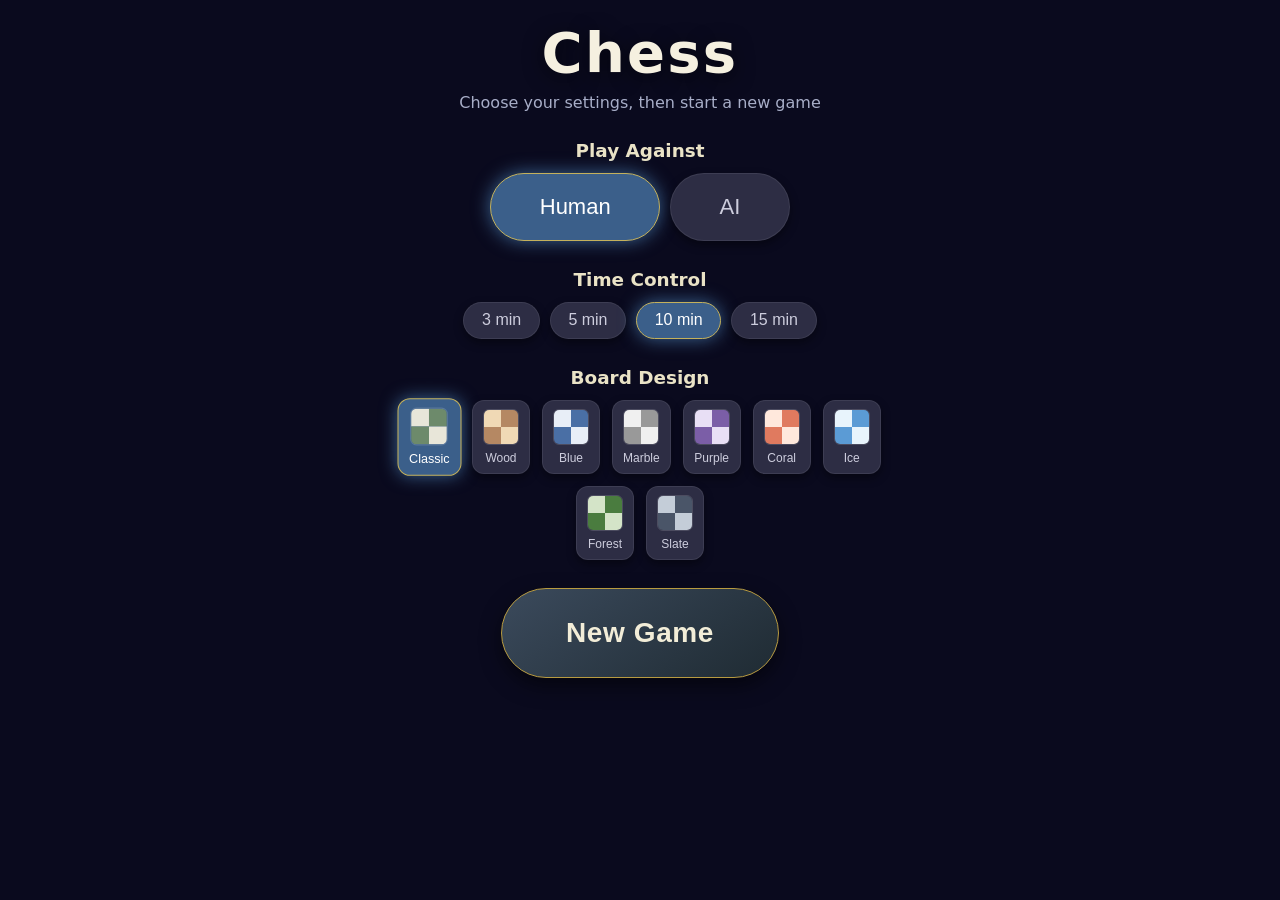
<file: index.html>
<!DOCTYPE html>
<html lang="en">
<head>
	<title>Chess Game</title>
	<link rel="stylesheet" type="text/css" href="css/chess.css">
	<meta name="viewport" content="width=device-width, initial-scale=1, viewport-fit=cover" />
	<meta property="og:image" content="img/share.jpeg" />
	<meta property="og:description" content="Play chess in your browser with an optional AI opponent." />
	<link rel="icon" type="image/x-icon" href="favicons.ico">
</head>
<body data-board-theme="classic">

<div id="menu-page" class="page active">
	<div class="menu-panel">
		<h1 class="game-title">Chess</h1>
		<p class="menu-subtitle">Choose your settings, then start a new game</p>

		<section class="menu-section">
			<h2>Play Against</h2>
			<div class="menu-options">
			<input type="radio" name="oponent" id="humanOponent" value="human" checked>
			<label for="humanOponent">Human</label>
			<input type="radio" name="oponent" id="aiOponent" value="ai">
			<label for="aiOponent">AI</label>
			</div>
		</section>

		<section class="menu-section hidden" id="color-select-block">
			<h2>Your Pieces</h2>
			<div class="menu-options">
			<input type="radio" name="human_color" id="humanColorWhite" value="white" checked>
			<label for="humanColorWhite">White</label>
			<input type="radio" name="human_color" id="humanColorBlack" value="black">
			<label for="humanColorBlack">Black</label>
			</div>
		</section>

		<section class="menu-section">
			<h2>Time Control</h2>
			<div class="menu-options menu-options-wrap">
				<input type="radio" name="timer" id="timer3" value="3">
				<label for="timer3">3 min</label>
				<input type="radio" name="timer" id="timer5" value="5">
				<label for="timer5">5 min</label>
				<input type="radio" name="timer" id="timer10" value="10" checked>
				<label for="timer10">10 min</label>
				<input type="radio" name="timer" id="timer15" value="15">
				<label for="timer15">15 min</label>
			</div>
		</section>

		<section class="menu-section">
			<h2>Board Design</h2>
			<div class="theme-options" id="menu-theme-options"></div>
		</section>

		<button type="button" class="button button-big" id="btn-new-game">New Game</button>
	</div>
</div>

<div id="game-page" class="page">
	<div class="game-top-bar">
		<div class="game-timers">
			<div class="timer-display" id="black-timer">
				<span class="timer-label">Black</span>
				<span class="timer-clock" id="black-clock">10:00</span>
			</div>
			<div class="timer-display" id="white-timer">
				<span class="timer-label">White</span>
				<span class="timer-clock" id="white-clock">10:00</span>
			</div>
		</div>
		<div class="game-controls">
			<button type="button" class="button button-small" id="btn-resign">Resign</button>
			<button type="button" class="button button-small" id="btn-restart">Restart</button>
			<button type="button" class="button button-small button-muted" id="btn-quit">Quit</button>
		</div>
	</div>

	<div class="game-wrapper">
	<div class="board-container">

		<div id="board">
			<div id="final" class="odd">
				<div id="81" class="square" data-square="8-a">
					<img class="piece rook" id="blackRook1" src="img/black-rook.webp">
				</div>
				<div id="82" class="square" data-square="8-b">
					<img class="piece knight" id="blackKnight1" src="img/black-knight.webp">
				</div>
				<div id="83" class="square" data-square="8-c">
					<img class="piece bishop" id="blackBishop1" data-color="black" src="img/black-bishop.webp">
				</div>
				<div id="84" class="square" data-square="8-d">
					<img class="piece bking" id="blackQueen" data-color="black" src="img/black-queen.webp">
				</div>
				<div id="85" class="square" data-square="8-e">
					<img class="piece bking" id="blackKing" data-color="black" src="img/black-king.webp">
				</div>
				<div id="86" class="square" data-square="8-f">
					<img class="piece bishop" id="blackBishop2" data-color="black" src="img/black-bishop.webp">
				</div>
				<div id="87" class="square" data-square="8-g">
					<img class="piece bking" id="blackKnight2" data-color="black" src="img/black-knight.webp">
				</div>
				<div id="88" class="square" data-square="8-h">
					<img class="piece rook" id="blackRook2" src="img/black-rook.webp">
				</div>
			</div>
			<div class="even">
				<div id="71" class="square" data-square="7-a">
					<img class="piece pawn" id="blackPawn1" src="img/black-pawn.webp">
				</div>
				<div id="72" class="square" data-square="7-b">
					<img class="piece pawn" id="blackPawn2" src="img/black-pawn.webp">
				</div>
				<div id="73" class="square" data-square="7-c">
					<img class="piece pawn" id="blackPawn3" src="img/black-pawn.webp">
				</div>
				<div id="74" class="square" data-square="7-d">
					<img class="piece pawn" id="blackPawn4" src="img/black-pawn.webp">
				</div>
				<div id="75" class="square" data-square="7-e">
					<img class="piece pawn" id="blackPawn5" src="img/black-pawn.webp">
				</div>
				<div id="76" class="square" data-square="7-f">
					<img class="piece pawn" id="blackPawn6" src="img/black-pawn.webp">
				</div>
				<div id="77" class="square" data-square="7-g">
					<img class="piece pawn" id="blackPawn7" src="img/black-pawn.webp">
				</div>
				<div id="78" class="square" data-square="7-h">
					<img class="piece pawn" id="blackPawn8" src="img/black-pawn.webp">
				</div>
			</div>
			<div class="odd">
				<div id="61" class="square" data-square="6-a"></div>
				<div id="62" class="square" data-square="6-b"></div>
				<div id="63" class="square" data-square="6-c"></div>
				<div id="64" class="square" data-square="6-d"></div>
				<div id="65" class="square" data-square="6-e"></div>
				<div id="66" class="square" data-square="6-f"></div>
				<div id="67" class="square" data-square="6-g"></div>
				<div id="68" class="square" data-square="6-h"></div>
			</div>
			<div class="even">
				<div id="51" class="square" data-square="5-a"></div>
				<div id="52" class="square" data-square="5-b"></div>
				<div id="53" class="square" data-square="5-c"></div>
				<div id="54" class="square" data-square="5-d"></div>
				<div id="55" class="square" data-square="5-e"></div>
				<div id="56" class="square" data-square="5-f"></div>
				<div id="57" class="square" data-square="5-g"></div>
				<div id="58" class="square" data-square="5-h"></div>
			</div>
			<div class="odd">
				<div id="41" class="square" data-square="4-a"></div>
				<div id="42" class="square" data-square="4-b"></div>
				<div id="43" class="square" data-square="4-c"></div>
				<div id="44" class="square" data-square="4-d"></div>
				<div id="45" class="square" data-square="4-e"></div>
				<div id="46" class="square" data-square="4-f"></div>
				<div id="47" class="square" data-square="4-g"></div>
				<div id="48" class="square" data-square="4-h"></div>
			</div>
			<div class="even">
				<div id="31" class="square" data-square="3-a"></div>
				<div id="32" class="square" data-square="3-b"></div>
				<div id="33" class="square" data-square="3-c"></div>
				<div id="34" class="square" data-square="3-d"></div>
				<div id="35" class="square" data-square="3-e"></div>
				<div id="36" class="square" data-square="3-f"></div>
				<div id="37" class="square" data-square="3-g"></div>
				<div id="38" class="square" data-square="3-h"></div>
			</div>
			<div class="odd">
				<div class="square white" id="21" data-square="2-a">
					<img class="piece pawn" id="whitePawn1" src="img/white-pawn.webp">
				</div>
				<div class="square white" id="22" data-square="2-b">
					<img class="piece pawn" id="whitePawn2" src="img/white-pawn.webp">
				</div>
				<div class="square white" id="23" data-square="2-c">
					<img class="piece pawn" id="whitePawn3" src="img/white-pawn.webp">
				</div>
				<div class="square white" id="24" data-square="2-d">
					<img class="piece pawn" id="whitePawn4" src="img/white-pawn.webp">
				</div>
				<div class="square white" id="25" class="square" data-square="2-e">
					<img class="piece pawn" id="whitePawn5" src="img/white-pawn.webp">
				</div>
				<div class="square white" id="26" data-square="2-f">
					<img class="piece pawn" id="whitePawn6" src="img/white-pawn.webp">
				</div>
				<div class="square white" id="27" data-square="2-g">
					<img class="piece pawn" id="whitePawn7" src="img/white-pawn.webp">
				</div>
				<div class="square white" id="28" data-square="2-h">
					<img class="piece pawn" id="whitePawn8" src="img/white-pawn.webp">
				</div>
			</div>
			<div class="even">
				<div id="11" class="square white" data-square="1-a">
					<img class="piece rook" id="whiteRook1" src="img/white-rook.webp">
				</div>
				<div id="12" class="square white" data-square="1-b">
					<img class="piece knight" id="whiteKnight1" src="img/white-knight.webp">
				</div>
				<div id="13" class="square white" data-square="1-c">
					<img class="piece bishop" id="whiteBishop1" data-color="white" src="img/white-bishop.webp">
				</div>
				<div id="14" class="square white" data-square="1-d">
					<img class="piece queen" id="whiteQueen" src="img/white-queen.webp">
				</div>
				<div id="15" class="square white" data-square="1-e">
					<img class="piece wking" src="img/white-king.webp" class="white" id="whiteKing">
				</div>
				<div id="16" class="square white" data-square="1-f">
					<img class="piece knight" id="whiteBishop2" src="img/white-bishop.webp">
				</div>
				<div id="17" class="square white" data-square="1-g">
					<img class="piece knight" id="whiteKnight2" src="img/white-knight.webp">
				</div>
				<div id="18" class="square white" data-square="1-h">
					<img class="piece rook" id="whiteRook2" src="img/white-rook.webp">
				</div>
			</div>
		</div>

		<p id="turn">White's Turn</p>

		<div class="semataries">
			<div id="whiteSematary" class="sematary">
				<div class="pawn"></div>
				<div class="knight"></div>
				<div class="bishop"></div>
				<div class="rook"></div>
				<div class="queen"></div>
			</div>
	
			<div id="blackSematary" class="sematary">
				<div class="pawn"></div>
				<div class="knight"></div>
				<div class="bishop"></div>
				<div class="rook"></div>
				<div class="queen"></div>
			</div>
		</div>

	</div>

	</div>
</div>

<div id="endscene" class="scene">
	<div class="scene-content end-dialog">
		<h2 class="winning-sign"></h2>
		<div class="end-dialog-buttons">
			<button type="button" class="button" id="btn-end-play-again">Play Again</button>
			<button type="button" class="button button-muted" id="btn-end-menu">Main Menu</button>
		</div>
	</div>
	<div class="overlay"></div>
</div>

<script type="text/javascript" src="js/piece.js"></script>
<script type="text/javascript" src="js/History.js"></script>
<script type="text/javascript" src="js/Game.js"></script>
<script type="text/javascript" src="js/SimulationGame.js"></script>
<script type="text/javascript" src="js/ai.js"></script>
<script type="text/javascript" src="js/Board.js"></script>
<script type="text/javascript" src="js/app.js"></script>

<script type="text/javascript">
	const boardAnimate = () => {
		const board = document.getElementById('board');
		const elements = board.getElementsByClassName('piece');
		if (board.classList.contains('animate')) {
			board.classList.remove('animate');
			board.classList.add('animate-backward');
			for (element of elements) {
				element.classList.remove('forward');
				element.classList.add('backward');
			}
		}
		else{
			board.classList.remove('animate-backward');
			board.classList.add('animate');
			for (element of elements) {
				element.classList.remove('backward');
				element.classList.add('forward');
			}
		}	
	}
</script>



</body>
</html>
</file>
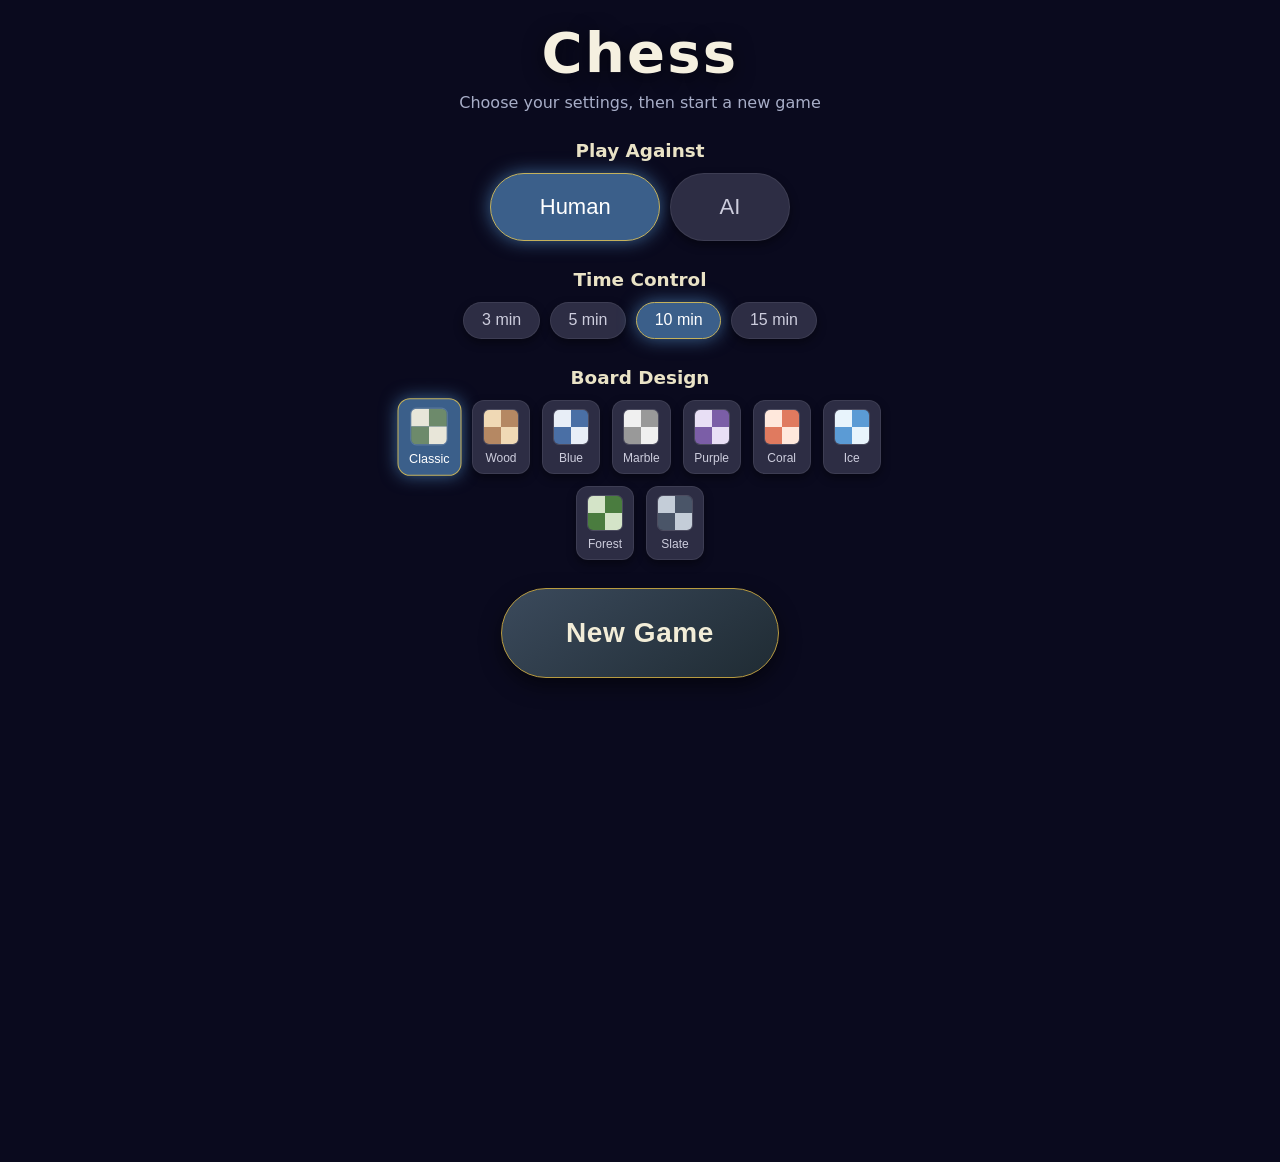
<file: chess.html>
<!DOCTYPE html>
<html lang="en">
<head>
	<meta charset="utf-8">
	<meta http-equiv="refresh" content="0; url=index.html">
	<link rel="canonical" href="index.html">
	<title>Chess Game</title>
</head>
<body>
	<p><a href="index.html">Continue to the chess game</a></p>
</body>
</html>
</file>
<file: css/chess.css>
*{
	margin: 0;
	padding: 0;
	box-sizing: border-box;
}

:root {
	--piece-size: 72%;
}

:root,
body[data-board-theme="classic"] {
	--board-light: #e8e6d9;
	--board-dark: #6d8a6b;
	--board-allowed: radial-gradient(circle at center, #5b7a4a 5%, #2d4a2a 85%);
	--board-allowed-border: #f5e56c;
	--board-allowed-glow: #e9d84b;
	--board-last-move: #8fbc5e;
	--board-last-move-glow: #ffe484;
	--board-last-move-border: #e0b643;
	--board-clicked: radial-gradient(circle at 30% 30%, #3a5a3a, #1f321f);
	--board-clicked-border: #f0d050;
	--board-clicked-glow: #ccaa30;
}

body[data-board-theme="wood"] {
	--board-light: #f0d9b5;
	--board-dark: #b58863;
	--board-allowed: radial-gradient(circle at center, #c9a06a 5%, #8b5e34 85%);
	--board-allowed-border: #ffe08a;
	--board-allowed-glow: #f0c060;
	--board-last-move: #e6b872;
	--board-last-move-glow: #ffe9a8;
	--board-last-move-border: #c9923a;
	--board-clicked: radial-gradient(circle at 30% 30%, #9a6b3d, #5c3d22);
	--board-clicked-border: #ffd966;
	--board-clicked-glow: #d4a040;
}

body[data-board-theme="blue"] {
	--board-light: #e8eef7;
	--board-dark: #4a6fa5;
	--board-allowed: radial-gradient(circle at center, #6b94c8 5%, #3d5f8a 85%);
	--board-allowed-border: #c5dcff;
	--board-allowed-glow: #8eb8f0;
	--board-last-move: #7aa8dc;
	--board-last-move-glow: #b8d4f8;
	--board-last-move-border: #4a78b0;
	--board-clicked: radial-gradient(circle at 30% 30%, #3d5f8a, #2a4268);
	--board-clicked-border: #a8c8f0;
	--board-clicked-glow: #6898d0;
}

body[data-board-theme="marble"] {
	--board-light: #f0f0f0;
	--board-dark: #999999;
	--board-allowed: radial-gradient(circle at center, #b0b0b0 5%, #707070 85%);
	--board-allowed-border: #e8e8e8;
	--board-allowed-glow: #d0d0d0;
	--board-last-move: #c8c8c8;
	--board-last-move-glow: #f0f0f0;
	--board-last-move-border: #a0a0a0;
	--board-clicked: radial-gradient(circle at 30% 30%, #888888, #505050);
	--board-clicked-border: #ffffff;
	--board-clicked-glow: #c0c0c0;
}

body[data-board-theme="purple"] {
	--board-light: #e8dff5;
	--board-dark: #7b5ea7;
	--board-allowed: radial-gradient(circle at center, #9a7bc8 5%, #5c4088 85%);
	--board-allowed-border: #e0c8ff;
	--board-allowed-glow: #c8a8f0;
	--board-last-move: #b89ae0;
	--board-last-move-glow: #e8d8ff;
	--board-last-move-border: #8868c0;
	--board-clicked: radial-gradient(circle at 30% 30%, #6a4a98, #3a2868);
	--board-clicked-border: #d8b8ff;
	--board-clicked-glow: #a880e0;
}

body[data-board-theme="coral"] {
	--board-light: #ffe8dc;
	--board-dark: #e07a5f;
	--board-allowed: radial-gradient(circle at center, #e89878 5%, #b85038 85%);
	--board-allowed-border: #ffe0c8;
	--board-allowed-glow: #ffc8a8;
	--board-last-move: #f0a888;
	--board-last-move-glow: #ffe0c8;
	--board-last-move-border: #d87858;
	--board-clicked: radial-gradient(circle at 30% 30%, #c86048, #883828);
	--board-clicked-border: #ffd0b0;
	--board-clicked-glow: #f0a070;
}

body[data-board-theme="ice"] {
	--board-light: #e8f4fc;
	--board-dark: #5b9bd5;
	--board-allowed: radial-gradient(circle at center, #78b8e8 5%, #3880b8 85%);
	--board-allowed-border: #d0f0ff;
	--board-allowed-glow: #a8e0ff;
	--board-last-move: #98d0f0;
	--board-last-move-glow: #d8f0ff;
	--board-last-move-border: #58a8e0;
	--board-clicked: radial-gradient(circle at 30% 30%, #4898d0, #2868a0);
	--board-clicked-border: #c0e8ff;
	--board-clicked-glow: #78c0f0;
}

body[data-board-theme="forest"] {
	--board-light: #d4e4c8;
	--board-dark: #4a7c3f;
	--board-allowed: radial-gradient(circle at center, #5a9850 5%, #2d5a28 85%);
	--board-allowed-border: #c8f0a8;
	--board-allowed-glow: #98e070;
	--board-last-move: #78b868;
	--board-last-move-glow: #b8f0a0;
	--board-last-move-border: #489838;
	--board-clicked: radial-gradient(circle at 30% 30%, #3a6830, #1f4018);
	--board-clicked-border: #b0e888;
	--board-clicked-glow: #68c048;
}

body[data-board-theme="slate"] {
	--board-light: #c4cdd8;
	--board-dark: #4a5568;
	--board-allowed: radial-gradient(circle at center, #687888 5%, #3a4558 85%);
	--board-allowed-border: #d0e0f0;
	--board-allowed-glow: #a0b8d0;
	--board-last-move: #8898a8;
	--board-last-move-glow: #c0d0e0;
	--board-last-move-border: #5a6878;
	--board-clicked: radial-gradient(circle at 30% 30%, #4a5868, #2a3540);
	--board-clicked-border: #b8c8d8;
	--board-clicked-glow: #7888a0;
}

body{
	background: #0a0a1e;
	font-family: 'Segoe UI', Roboto, system-ui, sans-serif;
	min-height: 100vh;
	min-height: 100dvh;
	display: flex;
	flex-direction: column;
	align-items: center;
	justify-content: flex-start;
	padding: max(12px, env(safe-area-inset-top)) max(8px, env(safe-area-inset-right)) max(16px, env(safe-area-inset-bottom)) max(8px, env(safe-area-inset-left));
	margin: 0;
	-webkit-tap-highlight-color: transparent;
}

.page {
	display: none;
	width: 100%;
	max-width: 640px;
	margin: 0 auto;
}

.page.active {
	display: block;
}

#game-page.active {
	display: flex;
	flex-direction: column;
	align-items: center;
}

.hidden {
	display: none !important;
}

/* Main menu */
.menu-panel {
	text-align: center;
	padding: 8px 12px 24px;
}

.game-title {
	font-size: clamp(2.5rem, 10vw, 3.5rem);
	font-weight: 700;
	color: #f5f0e0;
	text-shadow: 0 4px 20px rgba(0, 0, 0, 0.6);
	margin-bottom: 8px;
	letter-spacing: 0.04em;
}

.menu-subtitle {
	color: #a8aec8;
	font-size: 1rem;
	margin-bottom: 28px;
}

.menu-section {
	margin-bottom: 28px;
}

.menu-section h2 {
	font-size: 1.15rem;
	font-weight: 600;
	color: #eae3c6;
	margin-bottom: 12px;
}

.menu-options {
	display: flex;
	flex-wrap: wrap;
	justify-content: center;
	gap: 10px;
}

.menu-options-wrap label {
	font-size: 16px !important;
	padding: 0.55em 1.1em !important;
}

/* Game screen header */
.game-top-bar {
	width: 100%;
	max-width: 640px;
	margin-bottom: 10px;
}

.game-timers {
	display: flex;
	gap: 10px;
	margin-bottom: 10px;
}

.timer-display {
	flex: 1;
	background: rgba(22, 33, 62, 0.9);
	border: 1px solid rgba(255, 255, 255, 0.08);
	border-radius: 14px;
	padding: 10px 12px;
	text-align: center;
	transition: border-color 0.2s, box-shadow 0.2s;
}

.timer-display.active {
	border-color: #c4b15c;
	box-shadow: 0 0 14px rgba(196, 177, 92, 0.35);
}

.timer-label {
	display: block;
	font-size: 0.75rem;
	color: #a8aec8;
	text-transform: uppercase;
	letter-spacing: 0.06em;
	margin-bottom: 4px;
}

.timer-clock {
	display: block;
	font-size: 1.35rem;
	font-weight: 700;
	color: #f5f0e0;
	font-variant-numeric: tabular-nums;
}

.timer-display.active .timer-clock {
	color: #ffe08a;
}

.game-controls {
	display: flex;
	flex-wrap: wrap;
	gap: 8px;
	justify-content: center;
}

.button-small {
	padding: 10px 18px !important;
	font-size: 14px !important;
	min-height: 42px;
}

.button-muted {
	background: linear-gradient(145deg, #3a3a50, #252538) !important;
	border-color: rgba(255, 255, 255, 0.12) !important;
}

.end-dialog-buttons {
	display: flex;
	flex-wrap: wrap;
	gap: 12px;
	justify-content: center;
	margin-top: 20px;
}

.end-dialog .winning-sign {
	margin-top: 0;
	font-size: 1.8rem;
}

.game-wrapper {
	width: 100%;
	max-width: 640px;
	margin: 0 auto;
	display: flex;
	flex-direction: column;
	align-items: center;
}

.board-container {
	width: 100%;
	max-width: 640px;
	justify-content: center;
	margin: 0;
	margin-left: auto;
	margin-right: auto;
	position: relative;
	background: #16213e;
	padding: 25px 20px 20px;
	border-radius: 28px;
	box-shadow: 0 20px 40px rgba(0,0,0,0.6), inset 0 1px 0 rgba(255,255,255,0.08);
	text-align: center;
	touch-action: manipulation;
}

.semataries {
	width: 100%;
	margin: 12px auto 0;
	display: flex;
	justify-content: center;
	gap: 10px;
	padding: 0 4px;
}

.sematary {
	width: 50%;
	background: #333448;
	border-radius: 18px;
	padding: 10px 12px;
	min-height: 52px;
	backdrop-filter: blur(12px);
	box-shadow: inset 0 1px 4px rgba(0,0,0,0.5), 0 4px 12px rgba(0,0,0,0.3);
	border: 1px solid rgba(255,255,255,0.05);
}

#blackSematary {
	text-align: right;
}

#board{
	aspect-ratio: 1 / 1;
	margin: auto;
	border: 6px solid #2c2c3a;
	border-radius: 16px;
	overflow: hidden;
	box-shadow: 0 0 0 4px #0f0f1a, 0 18px 30px rgba(0,0,0,0.7);
	background: #262636;
}

#board > div {
	clear: both;
	overflow: hidden;
}

#board div div{
	float: left;
	width: calc(100% / 8);
	aspect-ratio: 1 / 1;
	box-sizing: border-box;
	border: 1px solid rgba(0,0,0,0.2);
	transition: background 0.12s ease, box-shadow 0.12s ease, border-color 0.12s ease;
	display: flex;
	align-items: center;
	justify-content: center;
}

#board .even div:nth-child(even){
	background: var(--board-light);
}

#board .even div:nth-child(odd){
	background: var(--board-dark);
}

#board .odd div:nth-child(even){
	background: var(--board-dark);
}

#board .odd div:nth-child(odd){
	background: var(--board-light);
}

.animate{
	animation: rotateBoard 0.9s cubic-bezier(0.4, 0.0, 0.2, 1);
	animation-fill-mode: both;
}

@keyframes rotateBoard { 
	0% {
		transform: rotateZ(0);
		box-shadow: 0 0 0 4px #0f0f1a, 0 18px 30px rgba(0,0,0,0.7);
	}
	100%{
		transform: rotateZ(-180deg);
		box-shadow: 0 0 0 4px #0f0f1a, 0 18px 30px rgba(0,0,0,0.7);
	}
}

.forward{
	transform: rotateZ(-180deg);
	transition: transform 0.2s ease;
}

.backward{
	transform: rotateZ(0);
	transition: transform 0.2s ease;
}

.animate-backward{
	animation: rotateBoardBackward 0.9s cubic-bezier(0.4, 0.0, 0.2, 1);
	animation-fill-mode: both;
}

@keyframes rotateBoardBackward { 
	0% {
		transform: rotateZ(-180deg);
		box-shadow: 0 0 0 4px #0f0f1a, 0 18px 30px rgba(0,0,0,0.7);
	}
	100%{
		transform: rotateZ(0);
		box-shadow: 0 0 0 4px #0f0f1a, 0 18px 30px rgba(0,0,0,0.7);
	}
}

img.piece{
	width: var(--piece-size, 72%);
	height: var(--piece-size, 72%);
	max-width: var(--piece-size, 72%);
	max-height: var(--piece-size, 72%);
	float: none;
	display: block;
	object-fit: contain;
	filter: drop-shadow(0 1px 3px rgba(0,0,0,0.45));
	transition: transform 0.18s ease;
	cursor: pointer;
	pointer-events: auto;
	user-select: none;
	-webkit-user-drag: none;
}

@media (hover: hover) and (pointer: fine) {
	img.piece:hover {
		transform: scale(1.06);
		filter: drop-shadow(0 3px 6px rgba(0,0,0,0.55));
	}
}

.allowed{
	opacity: 0.9;
	background: var(--board-allowed)!important;
	border: 2px solid var(--board-allowed-border) !important;
	box-shadow: inset 0 0 18px var(--board-allowed-glow);
}

.last-move {
	background: var(--board-last-move) !important;
	box-shadow: inset 0 0 20px var(--board-last-move-glow);
	border: 1px solid var(--board-last-move-border) !important;
}

.clicked-square{
	background: var(--board-clicked)!important;
	border: 2px solid var(--board-clicked-border) !important;
	box-shadow: inset 0 0 24px var(--board-clicked-glow);
}

.sematary img {
	transform: rotateZ(0);
	width: 2rem;
	height: 2rem;
	filter: drop-shadow(0 2px 5px rgba(0,0,0,0.6));
	margin: 3px 2px;
}

#blackSematary div{
	overflow-y: auto;
	margin-bottom: 2px;
	display: flex;
	flex-wrap: wrap;
	justify-content: flex-end;
	align-items: center;
	gap: 4px;
}

#whiteSematary div {
	display: flex;
	flex-wrap: wrap;
	align-items: center;
	gap: 4px;
}

.scene{
  width: 100%;
	position: relative;
	opacity: 0;
	display: none;
	z-index: 100;
}

.overlay{
	position: fixed;
	width: 100%;
	height: 130vh;
	background: #000;
	opacity: .7;
	z-index: 1;
}

.scene .scene-content{
	position: fixed;
	color: #f0ede0;
	z-index: 2;
	width: 100%;
	text-align: center;
	font-size: 44px;
	height: 100vh;
	height: 100dvh;
	text-shadow: 0 4px 18px rgba(0,0,0,0.7);
	letter-spacing: 0.02em;
}

.scene-content.start-menu {
	margin-top: 12vh;
}

.start-menu-block {
	margin-bottom: 36px;
}

.opponent-row label {
	flex-shrink: 0;
}

.scene-content h2 {
	  font-weight: 600;
    margin-bottom: 20px;
    font-size: 2.8rem;
    color: #ffffff;
    text-shadow: 0 2px 12px rgba(0, 0, 0, 0.8);
    background: #131c36;
    max-width: 500px;
    padding: 12px 40px;
    border-radius: 5px;
    backdrop-filter: blur(12px);
    border: 1px solid rgba(255, 255, 255, 0.2);
    letter-spacing: 1px;
    margin-right: auto;
    margin-left: auto;
}


.show{
	display: block !important;
	animation: showMessage 0.7s ease-out;
	animation-fill-mode: both;
}


@keyframes showMessage { 
	0% {
		opacity: 0;
		transform: translateY(12px);
	}
	100%{
		opacity: 1;
		transform: translateY(0);
	}
}

#turn{
	text-align: center;
	font-size: 20px;
	font-weight: 600;
	margin: 16px 0 6px;
	color: #eae3c6;
	background: rgba(22, 24, 40, 0.8);
	padding: 10px 24px;
	border-radius: 40px;
	display: inline-block;
	width: auto;
	margin-left: auto;
	margin-right: auto;
	backdrop-filter: blur(16px);
	border: 1px solid rgba(255,255,200,0.2);
	letter-spacing: 0.5px;
}

.winning-sign {
	margin-top: 200px;
}

.winning-sign:first-letter{
	text-transform: uppercase;
}

.flip-board{
	padding: 12px 28px;
	border-radius: 40px !important;
	outline: 0;
	background: #2c3e50;
	color: #f0e9d5;
	border: 1px solid rgba(255,255,220,0.25);
	font-weight: 600;
	font-size: 1rem;
	letter-spacing: 0.4px;
	box-shadow: 0 8px 18px rgba(0,0,0,0.5);
	transition: all 0.2s;
	cursor: pointer;
	backdrop-filter: blur(8px);
}

.flip-board:hover {
	background: #3e5368;
	border-color: #e6dba0;
	transform: translateY(-2px);
	box-shadow: 0 14px 24px rgba(0,0,0,0.6);
}

input[type="radio"] {
	display: none;
}

label {
	background-color: #2d2d44;
	position: relative;
	font-family: "Poppins", "Segoe UI", sans-serif;
	cursor: pointer;
	display: inline-flex;
	align-items: center;
	gap: 0.8em;
	padding: 0.9em 2.2em;
	border-radius: 3em;
	font-size: 22px;
	font-weight: 500;
	color: #cdcddd;
	border: 1px solid rgba(255,255,255,0.08);
	transition: all 0.2s;
	box-shadow: 0 4px 10px rgba(0,0,0,0.4);
}

input[type="radio"]:checked + label {
	background-color: #3b5f8a;
	color: #ffffff;
	border-color: #c4b15c;
	box-shadow: 0 0 18px #3b6390;
}

.button {
	background-color: #2d2d44;
	border-radius: 50px;
	border: 1px solid rgba(255,255,200,0.15);
	color: #f2edd8;
	padding: 18px 44px;
	text-align: center;
	text-decoration: none;
	display: inline-block;
	font-size: 22px;
	font-weight: 600;
	cursor: pointer;
	transition: all 0.25s;
	box-shadow: 0 8px 20px rgba(0,0,0,0.5);
	letter-spacing: 0.6px;
	background: linear-gradient(145deg, #2e2e48, #1f1f33);
}

.button:hover, label:hover {
	background-color: #3d3d5c;
	border-color: #e6d78c;
	transform: translateY(-2px);
	box-shadow: 0 14px 24px rgba(0,0,0,0.7);
}

.button-big {
	padding: 28px 64px;
	font-size: 28px;
	background: linear-gradient(145deg, #3b4a5c, #1f2b33);
	border-color: #b89b40;
}

#board .square {
	position: relative;
}

#blackSematary .pawn::before,
#blackSematary .knight::before,
#blackSematary .bishop::before,
#blackSematary .rook::before,
#blackSematary .queen::before {
	color: #c0b28a;
}

.select-color-container.show {
	display: block !important;
}

.board-theme-section {
	margin-bottom: 40px;
}

.board-theme-section h2,
.board-theme-bar h3 {
	font-weight: 600;
	margin-bottom: 14px;
	font-size: 1.6rem;
	color: #ffffff;
}

.theme-options {
	display: flex;
	flex-wrap: wrap;
	justify-content: center;
	gap: 12px;
	max-width: 520px;
	margin: 0 auto;
}

.theme-options input[type="radio"] {
	display: none;
}

.theme-swatch {
	display: inline-flex;
	flex-direction: column;
	align-items: center;
	gap: 6px;
	padding: 8px 10px !important;
	border-radius: 12px !important;
	font-size: 12px !important;
	min-width: 0;
	box-shadow: 0 4px 10px rgba(0,0,0,0.4);
}

.theme-swatch .checker {
	display: grid;
	grid-template-columns: 1fr 1fr;
	grid-template-rows: 1fr 1fr;
	width: 36px;
	height: 36px;
	border-radius: 6px;
	overflow: hidden;
	border: 1px solid rgba(255,255,255,0.15);
}

.theme-swatch .checker span {
	display: block;
}

.theme-options input[type="radio"]:checked + .theme-swatch {
	border-color: #c4b15c;
	box-shadow: 0 0 16px #3b6390;
	transform: scale(1.05);
}

.board-theme-bar {
	width: 100%;
	max-width: 640px;
	margin: 10px auto 0;
	padding: 10px 12px;
	background: rgba(22, 33, 62, 0.85);
	border-radius: 16px;
	border: 1px solid rgba(255,255,255,0.08);
	box-sizing: border-box;
}

.board-theme-bar h3 {
	font-size: 0.95rem;
	margin-bottom: 10px;
	color: #cdcddd;
	text-align: center;
}

.board-theme-bar .theme-options {
	gap: 8px;
}

.board-theme-bar .theme-swatch {
	padding: 6px 8px !important;
	font-size: 10px !important;
}

.board-theme-bar .theme-swatch .checker {
	width: 28px;
	height: 28px;
}

body:not(.in-game) #endscene {
	display: none !important;
}

/* —— Mobile & small screens —— */
@media screen and (max-width: 768px) {
	:root {
		--piece-size: 68%;
	}

	body {
		justify-content: flex-start;
		padding-top: max(8px, env(safe-area-inset-top));
	}

	.game-title {
		font-size: 2.2rem;
	}

	.menu-subtitle {
		font-size: 0.9rem;
		margin-bottom: 20px;
	}

	.menu-section {
		margin-bottom: 20px;
	}

	.timer-clock {
		font-size: 1.15rem;
	}

	.game-controls {
		gap: 6px;
	}

	.button-small {
		padding: 8px 14px !important;
		font-size: 13px !important;
	}

	.board-container {
		padding: 14px 10px 12px;
		border-radius: 20px;
	}

	#board {
		border-width: 4px;
		border-radius: 12px;
		box-shadow: 0 0 0 2px #0f0f1a, 0 10px 20px rgba(0,0,0,0.6);
	}

	.sematary {
		padding: 8px 8px;
		min-height: 44px;
		border-radius: 12px;
	}

	.sematary img {
		width: 1.5rem;
		height: 1.5rem;
	}

	#turn {
		font-size: 16px;
		padding: 8px 18px;
		margin: 12px 0 4px;
	}

	.scene .scene-content {
		font-size: 28px;
		overflow-y: auto;
		-webkit-overflow-scrolling: touch;
		padding: 0 12px 24px;
		box-sizing: border-box;
	}

	.scene-content h2 {
		font-size: 1.5rem;
		padding: 10px 20px;
		max-width: 92%;
	}

	label {
		font-size: 16px;
		padding: 0.65em 1.4em;
		min-height: 44px;
	}

	.button {
		font-size: 18px;
		padding: 14px 32px;
		min-height: 48px;
	}

	.button-big {
		font-size: 20px;
		padding: 18px 40px;
	}

	.board-theme-section {
		margin-bottom: 24px;
	}

	.board-theme-section h2 {
		font-size: 1.25rem;
	}

	.theme-options {
		gap: 8px;
		max-width: 100%;
	}

	.theme-swatch {
		padding: 6px 8px !important;
		font-size: 10px !important;
	}

	.theme-swatch .checker {
		width: 30px;
		height: 30px;
	}

	.board-theme-bar .theme-swatch .checker {
		width: 24px;
		height: 24px;
	}

	.winning-sign {
		margin-top: 120px;
	}
}

@media screen and (max-width: 480px) {
	:root {
		--piece-size: 64%;
	}

	#startscene .scene-content {
		margin-top: 8vh !important;
	}

	.scene-content h2 {
		font-size: 1.2rem;
		margin-bottom: 12px;
	}

	label {
		font-size: 14px;
		padding: 0.55em 1.1em;
	}

	.opponent-row,
	.start-menu-block {
		margin-bottom: 28px !important;
	}

	.button-big {
		font-size: 18px;
		padding: 16px 32px;
		width: min(100%, 280px);
	}

	.board-theme-bar h3 {
		font-size: 0.85rem;
	}

	.board-theme-bar .theme-swatch {
		padding: 4px 6px !important;
	}

	.board-theme-bar .theme-swatch span:not(.checker) {
		display: none;
	}

	.theme-swatch .checker {
		width: 26px;
		height: 26px;
	}

	.allowed,
	.clicked-square {
		border-width: 1px !important;
	}
}

@media screen and (max-width: 360px) {
	:root {
		--piece-size: 60%;
	}

	.board-container {
		padding: 10px 6px 8px;
	}
}
</file>
